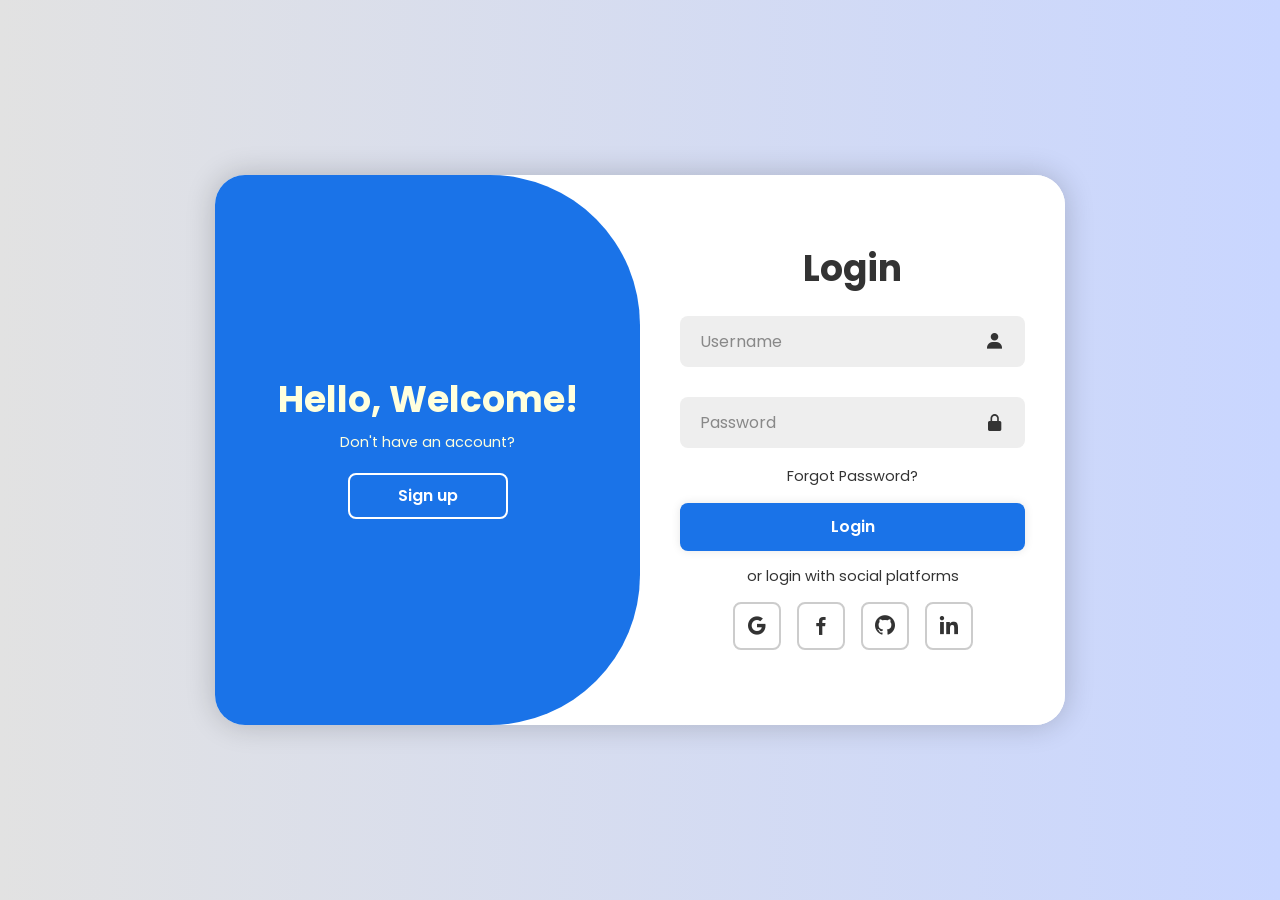
<file: main.html>
<!DOCTYPE html>
<html lang="en">
<head>
    <meta charset="UTF-8">
    <meta name="viewport" content="width=device-width, initial-scale=1.0">
    <title>Login/Signup Form</title>
    <link rel="stylesheet" href="register style.css">
    <link href='https://unpkg.com/boxicons@2.1.4/css/boxicons.min.css' rel='stylesheet'>
</head>
<body>
    <div class="container">
        <div class="form-box login">
            <form action="index.html" id="loginForm">
                <h1>Login</h1>
                <div class="input-box">
                    <input type="text" placeholder="Username" required>
                    <i class='bx bxs-user'></i>
                </div>
                <div class="input-box">
                    <input type="password" placeholder="Password" required>
                    <i class='bx bxs-lock-alt' ></i>
                </div>
                <div class="forgot-link">
                    <a href="#">Forgot Password?</a>
                </div>
                <button type="submit" class="btn">Login</button>
                <p>or login with social platforms</p>
                <div class="social-icons">
                    <a href="#"><i class='bx bxl-google' ></i></a>
                    <a href="#"><i class='bx bxl-facebook' ></i></a>
                    <a href="#"><i class='bx bxl-github' ></i></a>
                    <a href="#"><i class='bx bxl-linkedin' ></i></a>
                </div>
            </form>
        </div>

        <div class="form-box register">
            <form action="index.html" id="registerForm">
                <h1>Sign up</h1>
                <div class="input-box">
                    <input type="text" placeholder="Username" required>
                    <i class='bx bxs-user'></i>
                </div>
                <div class="input-box">
                    <input type="email" placeholder="Email" required>
                    <i class='bx bxs-envelope' ></i>
                </div>
                <div class="input-box">
                    <input type="password" placeholder="Password" required>
                    <i class='bx bxs-lock-alt' ></i>
                </div>
                <button type="submit" class="btn">Register</button>
                <p>or register with social platforms</p>
                <div class="social-icons">
                    <a href="#"><i class='bx bxl-google' ></i></a>
                    <a href="#"><i class='bx bxl-facebook' ></i></a>
                    <a href="#"><i class='bx bxl-github' ></i></a>
                    <a href="#"><i class='bx bxl-linkedin' ></i></a>
                </div>
            </form>
        </div>

        <div class="toggle-box">
            <div class="toggle-panel toggle-left">
                <h1>Hello, Welcome!</h1>
                <p>Don't have an account?</p>
                <button class="btn register-btn">Sign up</button>
            </div>

            <div class="toggle-panel toggle-right">
                <h1>Welcome Back!</h1>
                <p>Already have an account?</p>
                <button class="btn login-btn">Login</button>
            </div>
        </div>
    </div>

    <!-- User Type Selection Overlay -->
    <div class="user-type-overlay">
        <div class="user-type-container">
            <h2>Welcome! How would you like to explore?</h2>
            <div class="user-type-options">
                <button class="user-type-btn" data-type="explorer">
                    <i class='bx bx-compass'></i>
                    <h3>Explorer</h3>
                    <p>Discover new places and create your own adventure</p>
                </button>
                <button class="user-type-btn" data-type="traveller">
                    <i class='bx bx-map-alt'></i>
                    <h3>Traveller</h3>
                    <p>Follow curated paths and guided experiences</p>
                </button>
            </div>
        </div>
    </div>

    <script src="register script.js"></script>
</body>
</html>
</file>
<file: register style.css>
@import url('https://fonts.googleapis.com/css2?family=Poppins:ital,wght@0,100;0,200;0,300;0,400;0,500;0,600;0,700;0,800;0,900;1,100;1,200;1,300;1,400;1,500;1,600;1,700;1,800;1,900&display=swap');

*{
    margin: 0;
    padding: 0;
    box-sizing: border-box;
    font-family: "Poppins", sans-serif;
    text-decoration: none;
    list-style: none;
}

body{
    display: flex;
    justify-content: center;
    align-items: center;
    min-height: 100vh;
    background: linear-gradient(90deg, #e2e2e2, #c9d6ff);
}

.container{
    position: relative;
    width: 850px;
    height: 550px;
    background: #fff;
    margin: 20px;
    border-radius: 30px;
    box-shadow: 0 0 30px rgba(0, 0, 0, .2);
    overflow: hidden;
}

    .container h1{
        font-size: 36px;
        margin: -10px 0;
    }

    .container p{
        font-size: 14.5px;
        margin: 15px 0;
    }

form{ width: 100%; }

.form-box{
    position: absolute;
    right: 0;
    width: 50%;
    height: 100%;
    background: #fff;
    display: flex;
    align-items: center;
    color: #333;
    text-align: center;
    padding: 40px;
    z-index: 1;
    transition: .6s ease-in-out 1.2s, visibility 0s 1s;
}

    .container.active .form-box{ right: 50%; }

    .form-box.register{ visibility: hidden; }
        .container.active .form-box.register{ visibility: visible; }

.input-box{
    position: relative;
    margin: 30px 0;
}

    .input-box input{
        width: 100%;
        padding: 13px 50px 13px 20px;
        background: #eee;
        border-radius: 8px;
        border: none;
        outline: none;
        font-size: 16px;
        color: #333;
        font-weight: 500;
    }

        .input-box input::placeholder{
            color: #888;
            font-weight: 400;
        }
    
    .input-box i{
        position: absolute;
        right: 20px;
        top: 50%;
        transform: translateY(-50%);
        font-size: 20px;
    }

.forgot-link{ margin: -15px 0 15px; }
    .forgot-link a{
        font-size: 14.5px;
        color: #333;
    }

.btn{
    width: 100%;
    height: 48px;
    background: #1a73e8;
    border-radius: 8px;
    box-shadow: 0 0 10px rgba(0, 0, 0, .1);
    border: none;
    cursor: pointer;
    font-size: 16px;
    color: #fff;
    font-weight: 600;
}

.social-icons{
    display: flex;
    justify-content: center;
}

    .social-icons a{
        display: inline-flex;
        padding: 10px;
        border: 2px solid #ccc;
        border-radius: 8px;
        font-size: 24px;
        color: #333;
        margin: 0 8px;
    }

.toggle-box{
    position: absolute;
    width: 100%;
    height: 100%;
}

    .toggle-box::before{
        content: '';
        position: absolute;
        left: -250%;
        width: 300%;
        height: 100%;
        background: #1a73e8;
        border-radius: 150px;
        z-index: 2;
        transition: 1.8s ease-in-out;
    }

        .container.active .toggle-box::before{ left: 50%; }

.toggle-panel{
    position: absolute;
    width: 50%;
    height: 100%;
    color: #FFD;
    display: flex;
    flex-direction: column;
    justify-content: center;
    align-items: center;
    z-index: 2;
    transition: .6s ease-in-out;
}

    .toggle-panel.toggle-left{ 
        left: 0;
        transition-delay: 1.2s; 
    }
        .container.active .toggle-panel.toggle-left{
            left: -50%;
            transition-delay: .6s;
        }

    .toggle-panel.toggle-right{ 
        right: -50%;
        transition-delay: .6s;
    }
        .container.active .toggle-panel.toggle-right{
            right: 0;
            transition-delay: 1.2s;
        }

    .toggle-panel p{ margin-bottom: 20px; }

    .toggle-panel .btn{
        width: 160px;
        height: 46px;
        background: transparent;
        border: 2px solid #fff;
        box-shadow: none;
    }

/* User Type Selection Overlay */
.user-type-overlay {
    position: fixed;
    top: 0;
    left: 0;
    width: 100%;
    height: 100%;
    background: rgba(0, 0, 0, 0.8);
    display: none;
    justify-content: center;
    align-items: center;
    z-index: 1000;
}

.user-type-container {
    background: white;
    padding: 40px;
    border-radius: 20px;
    text-align: center;
    max-width: 800px;
    width: 90%;
}

.user-type-container h2 {
    color: #333;
    margin-bottom: 30px;
    font-size: 28px;
}

.user-type-options {
    display: flex;
    gap: 20px;
    justify-content: center;
    flex-wrap: wrap;
}

.user-type-btn {
    flex: 1;
    min-width: 250px;
    padding: 30px;
    border: 2px solid;
    border-radius: 15px;
    background: white;
    cursor: pointer;
    transition: all 0.3s ease;
}

.user-type-btn:hover {
    background: #1a73e8;
    color: white;
    transform: translateY(-5px);
}

.user-type-btn i {
    font-size: 40px;
    margin-bottom: 15px;
    color: #1a73e8;
}

.user-type-btn:hover i {
    color: white;
}

.user-type-btn h3 {
    font-size: 24px;
    margin-bottom: 10px;
}

.user-type-btn p {
    font-size: 14px;
    color: #666;
}

.user-type-btn:hover p {
    color: #fff;
}

@media screen and (max-width: 650px){
    .container{ height: calc(100vh - 40px); }

    .form-box{
        bottom: 0;
        width: 100%;
        height: 70%;
    }

        .container.active .form-box{
            right: 0;
            bottom: 30%;
        }

    .toggle-box::before{
        left: 0;
        top: -270%;
        width: 100%;
        height: 300%;
        border-radius: 20vw;
    }

        .container.active .toggle-box::before{
            left: 0;
            top: 70%;
        }

        .container.active .toggle-panel.toggle-left{
            left: 0;
            top: -30%;
        }

    .toggle-panel{ 
        width: 100%;
        height: 30%;
    }
        .toggle-panel.toggle-left{ top: 0; }
        .toggle-panel.toggle-right{
            right: 0;
            bottom: -30%;
        }

            .container.active .toggle-panel.toggle-right{ bottom: 0; }

    .user-type-container {
        padding: 20px;
    }

    .user-type-btn {
        min-width: 100%;
        padding: 20px;
    }
}

@media screen and (max-width: 400px){
    .form-box { padding: 20px; }
    .toggle-panel h1 { font-size: 30px; }
    .user-type-container h2 { font-size: 24px; }
    .user-type-btn h3 { font-size: 20px; }
}
</file>
